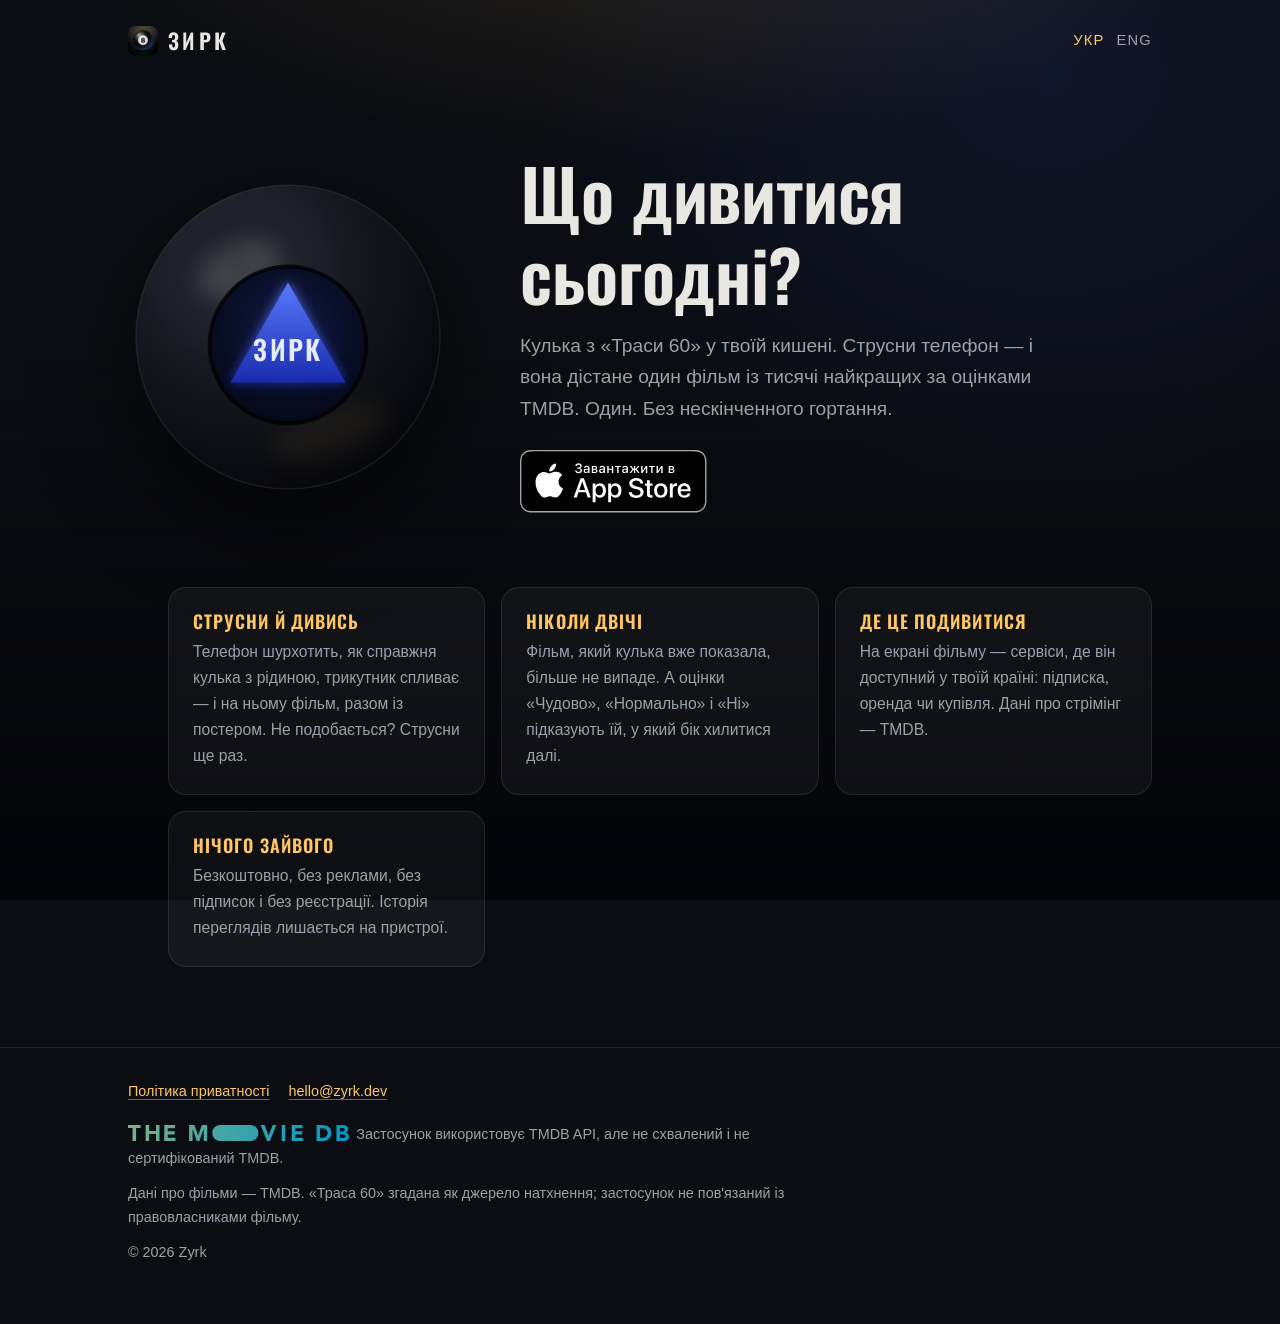
<file: index.html>
<!DOCTYPE html>
<html lang="uk">
<head>
<meta charset="utf-8">
<meta name="viewport" content="width=device-width, initial-scale=1">
<meta name="apple-itunes-app" content="app-id=6813388632">
<title>Зирк — що дивитися сьогодні</title>
<meta name="description" content="Струсни телефон — і кулька з «Траси 60» дістане фільм із тисячі найкращих. Без акаунтів, без реклами, без повторів.">
<link rel="canonical" href="https://zyrk.dev/">
<link rel="alternate" hreflang="uk" href="https://zyrk.dev/">
<link rel="alternate" hreflang="en" href="https://zyrk.dev/en/">
<link rel="alternate" hreflang="x-default" href="https://zyrk.dev/">
<link rel="icon" href="/assets/icon.png">
<link rel="apple-touch-icon" href="/assets/apple-touch-icon.png">
<meta property="og:title" content="Зирк — що дивитися сьогодні">
<meta property="og:description" content="Струсни телефон — і кулька дістане фільм із тисячі найкращих.">
<meta property="og:image" content="https://zyrk.dev/assets/og-uk.png">
<meta property="og:image:width" content="1200">
<meta property="og:image:height" content="630">
<meta property="og:image:alt" content="Чорна більярдна куля Зирк на темному тлі">
<meta property="og:url" content="https://zyrk.dev/">
<meta property="og:type" content="website">
<meta property="og:site_name" content="Zyrk">
<meta property="og:locale" content="uk_UA">
<meta name="twitter:card" content="summary_large_image">
<meta name="theme-color" content="#0b0d12">
<link rel="preconnect" href="https://fonts.googleapis.com">
<link rel="preconnect" href="https://fonts.gstatic.com" crossorigin>
<link rel="stylesheet" href="https://fonts.googleapis.com/css2?family=Oswald:wght@500;600&display=swap">
<link rel="stylesheet" href="/assets/style.css">
</head>
<body>
<div class="wrap">
    <header class="top">
        <a class="wordmark" href="/"><img src="/assets/icon.png" alt="" width="30" height="30">Зирк</a>
        <nav class="langs">
            <a href="/" aria-current="page">Укр</a>
            <a href="/en/">Eng</a>
        </nav>
    </header>

    <main>
        <section class="hero">
            <svg class="ball" viewBox="0 0 400 400" role="img" aria-label="Чорна більярдна куля з трикутником, у якому написано «Зирк»">
                <defs>
                    <radialGradient id="shell" cx="34%" cy="26%" r="80%">
                        <stop offset="0" stop-color="#41465440"></stop>
                        <stop offset="0.42" stop-color="#171a21"></stop>
                        <stop offset="1" stop-color="#05060a"></stop>
                    </radialGradient>
                    <radialGradient id="window" cx="50%" cy="40%" r="70%">
                        <stop offset="0" stop-color="#101a44"></stop>
                        <stop offset="1" stop-color="#04050f"></stop>
                    </radialGradient>
                    <linearGradient id="die" x1="0" y1="0" x2="0" y2="1">
                        <stop offset="0" stop-color="#5a7bff"></stop>
                        <stop offset="1" stop-color="#1a2bad"></stop>
                    </linearGradient>
                    <filter id="soft" x="-40%" y="-40%" width="180%" height="180%">
                        <feGaussianBlur stdDeviation="14"></feGaussianBlur>
                    </filter>
                    <filter id="glow" x="-40%" y="-40%" width="180%" height="180%">
                        <feGaussianBlur stdDeviation="7" result="b"></feGaussianBlur>
                        <feMerge><feMergeNode in="b"></feMergeNode><feMergeNode in="SourceGraphic"></feMergeNode></feMerge>
                    </filter>
                </defs>
                <circle cx="200" cy="200" r="190" fill="#0a0b10"></circle>
                <circle cx="200" cy="200" r="190" fill="url(#shell)"></circle>
                <ellipse cx="140" cy="116" rx="54" ry="34" transform="rotate(-24 140 116)" fill="#ffffff" opacity="0.16" filter="url(#soft)"></ellipse>
                <ellipse cx="252" cy="318" rx="78" ry="30" transform="rotate(-18 252 318)" fill="#ffc761" opacity="0.06" filter="url(#soft)"></ellipse>
                <circle cx="200" cy="210" r="98" fill="url(#window)"></circle>
                <circle cx="200" cy="210" r="98" fill="none" stroke="#000" stroke-opacity="0.75" stroke-width="5"></circle>
                <g filter="url(#glow)">
                    <path d="M200 132 L272 257 L128 257 Z" fill="url(#die)" opacity="0.95"></path>
                </g>
                <text x="200" y="230" text-anchor="middle" fill="#e6ecff"
                      font-family="Oswald, Helvetica Neue, Arial, sans-serif" font-size="34" font-weight="600"
                      letter-spacing="3">ЗИРК</text>
                <circle cx="200" cy="200" r="190" fill="none" stroke="#ffffff" stroke-opacity="0.07" stroke-width="2"></circle>
            </svg>

            <div>
                <h1>Що дивитися сьогодні?</h1>
                <p>Кулька з «Траси 60» у твоїй кишені. Струсни телефон — і вона дістане один фільм із тисячі найкращих за оцінками TMDB. Один. Без нескінченного гортання.</p>
                <a class="app-store" href="https://apps.apple.com/app/id6813388632">
                    <img src="/assets/app-store-badge-uk.svg" alt="Завантажити в App Store" width="121" height="41">
                </a>
            </div>
        </section>

        <ul class="cards">
            <li>
                <h2>Струсни й дивись</h2>
                <p>Телефон шурхотить, як справжня кулька з рідиною, трикутник спливає — і на ньому фільм, разом із постером. Не подобається? Струсни ще раз.</p>
            </li>
            <li>
                <h2>Ніколи двічі</h2>
                <p>Фільм, який кулька вже показала, більше не випаде. А оцінки «Чудово», «Нормально» і «Ні» підказують їй, у який бік хилитися далі.</p>
            </li>
            <li>
                <h2>Де це подивитися</h2>
                <p>На екрані фільму — сервіси, де він доступний у твоїй країні: підписка, оренда чи купівля. Дані про стрімінг — TMDB.</p>
            </li>
            <li>
                <h2>Нічого зайвого</h2>
                <p>Безкоштовно, без реклами, без підписок і без реєстрації. Історія переглядів лишається на пристрої.</p>
            </li>
        </ul>
    </main>
</div>

<footer class="foot">
    <div class="wrap">
        <nav>
            <a href="/privacy/">Політика приватності</a>
            <a href="mailto:hello@zyrk.dev">hello@zyrk.dev</a>
        </nav>
        <p><img src="/assets/tmdb.svg" alt="TMDB">Застосунок використовує TMDB API, але не схвалений і не сертифікований TMDB.</p>
        <p>Дані про фільми — TMDB. «Траса 60» згадана як джерело натхнення; застосунок не пов'язаний із правовласниками фільму.</p>
        <p>© 2026 Zyrk</p>
    </div>
</footer>
</body>
</html>
</file>
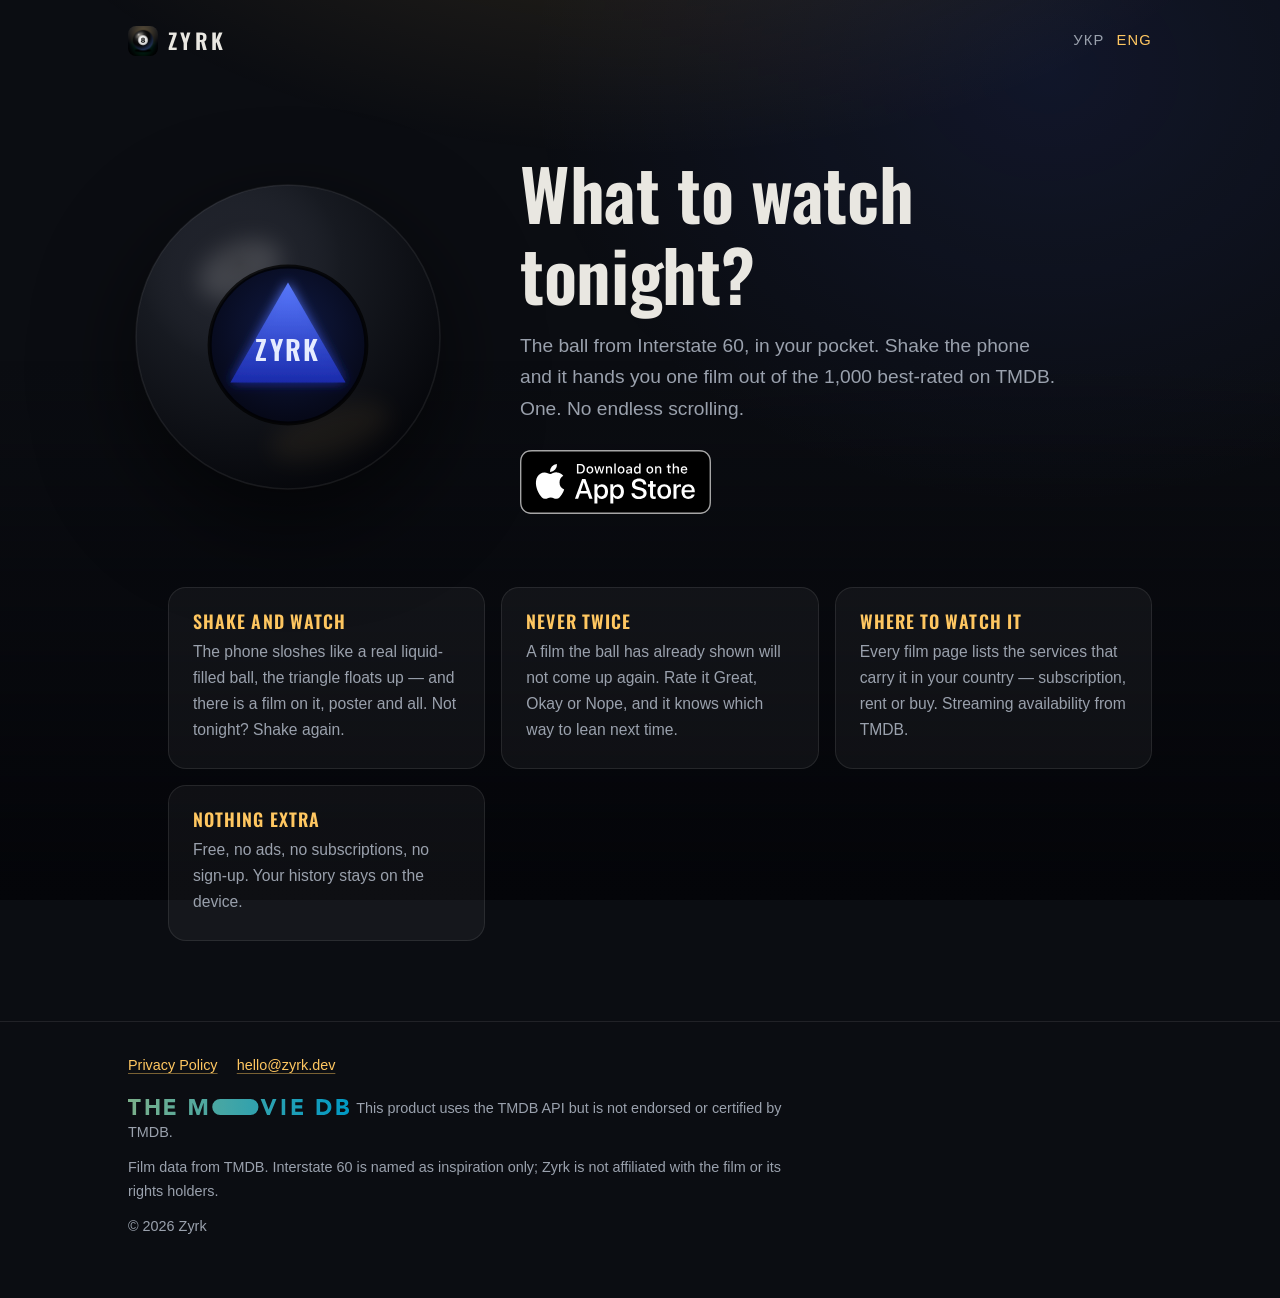
<file: en/index.html>
<!DOCTYPE html>
<html lang="en">
<head>
<meta charset="utf-8">
<meta name="viewport" content="width=device-width, initial-scale=1">
<meta name="apple-itunes-app" content="app-id=6813388632">
<title>Zyrk — what to watch tonight</title>
<meta name="description" content="Shake your phone and the ball from Interstate 60 pulls one film out of the thousand best. No accounts, no ads, never the same film twice.">
<link rel="canonical" href="https://zyrk.dev/en/">
<link rel="alternate" hreflang="uk" href="https://zyrk.dev/">
<link rel="alternate" hreflang="en" href="https://zyrk.dev/en/">
<link rel="alternate" hreflang="x-default" href="https://zyrk.dev/">
<link rel="icon" href="/assets/icon.png">
<link rel="apple-touch-icon" href="/assets/apple-touch-icon.png">
<meta property="og:title" content="Zyrk — what to watch tonight">
<meta property="og:description" content="Shake your phone and the ball pulls one film out of the thousand best.">
<meta property="og:image" content="https://zyrk.dev/assets/og-en.png">
<meta property="og:image:width" content="1200">
<meta property="og:image:height" content="630">
<meta property="og:image:alt" content="The black Zyrk billiard ball on a dark background">
<meta property="og:url" content="https://zyrk.dev/en/">
<meta property="og:type" content="website">
<meta property="og:site_name" content="Zyrk">
<meta property="og:locale" content="en_GB">
<meta name="twitter:card" content="summary_large_image">
<meta name="theme-color" content="#0b0d12">
<link rel="preconnect" href="https://fonts.googleapis.com">
<link rel="preconnect" href="https://fonts.gstatic.com" crossorigin>
<link rel="stylesheet" href="https://fonts.googleapis.com/css2?family=Oswald:wght@500;600&display=swap">
<link rel="stylesheet" href="/assets/style.css">
</head>
<body>
<div class="wrap">
    <header class="top">
        <a class="wordmark" href="/en/"><img src="/assets/icon.png" alt="" width="30" height="30">Zyrk</a>
        <nav class="langs">
            <a href="/">Укр</a>
            <a href="/en/" aria-current="page">Eng</a>
        </nav>
    </header>

    <main>
        <section class="hero">
            <svg class="ball" viewBox="0 0 400 400" role="img" aria-label="A black billiard ball with a triangle reading Zyrk">
                <defs>
                    <radialGradient id="shell" cx="34%" cy="26%" r="80%">
                        <stop offset="0" stop-color="#41465440"></stop>
                        <stop offset="0.42" stop-color="#171a21"></stop>
                        <stop offset="1" stop-color="#05060a"></stop>
                    </radialGradient>
                    <radialGradient id="window" cx="50%" cy="40%" r="70%">
                        <stop offset="0" stop-color="#101a44"></stop>
                        <stop offset="1" stop-color="#04050f"></stop>
                    </radialGradient>
                    <linearGradient id="die" x1="0" y1="0" x2="0" y2="1">
                        <stop offset="0" stop-color="#5a7bff"></stop>
                        <stop offset="1" stop-color="#1a2bad"></stop>
                    </linearGradient>
                    <filter id="soft" x="-40%" y="-40%" width="180%" height="180%">
                        <feGaussianBlur stdDeviation="14"></feGaussianBlur>
                    </filter>
                    <filter id="glow" x="-40%" y="-40%" width="180%" height="180%">
                        <feGaussianBlur stdDeviation="7" result="b"></feGaussianBlur>
                        <feMerge><feMergeNode in="b"></feMergeNode><feMergeNode in="SourceGraphic"></feMergeNode></feMerge>
                    </filter>
                </defs>
                <circle cx="200" cy="200" r="190" fill="#0a0b10"></circle>
                <circle cx="200" cy="200" r="190" fill="url(#shell)"></circle>
                <ellipse cx="140" cy="116" rx="54" ry="34" transform="rotate(-24 140 116)" fill="#ffffff" opacity="0.16" filter="url(#soft)"></ellipse>
                <ellipse cx="252" cy="318" rx="78" ry="30" transform="rotate(-18 252 318)" fill="#ffc761" opacity="0.06" filter="url(#soft)"></ellipse>
                <circle cx="200" cy="210" r="98" fill="url(#window)"></circle>
                <circle cx="200" cy="210" r="98" fill="none" stroke="#000" stroke-opacity="0.75" stroke-width="5"></circle>
                <g filter="url(#glow)">
                    <path d="M200 132 L272 257 L128 257 Z" fill="url(#die)" opacity="0.95"></path>
                </g>
                <text x="200" y="230" text-anchor="middle" fill="#e6ecff"
                      font-family="Oswald, Helvetica Neue, Arial, sans-serif" font-size="34" font-weight="600"
                      letter-spacing="3">ZYRK</text>
                <circle cx="200" cy="200" r="190" fill="none" stroke="#ffffff" stroke-opacity="0.07" stroke-width="2"></circle>
            </svg>

            <div>
                <h1>What to watch tonight?</h1>
                <p>The ball from Interstate 60, in your pocket. Shake the phone and it hands you one film out of the 1,000 best-rated on TMDB. One. No endless scrolling.</p>
                <a class="app-store" href="https://apps.apple.com/app/id6813388632">
                    <img src="/assets/app-store-badge-en.svg" alt="Download on the App Store" width="120" height="40">
                </a>
            </div>
        </section>

        <ul class="cards">
            <li>
                <h2>Shake and watch</h2>
                <p>The phone sloshes like a real liquid-filled ball, the triangle floats up — and there is a film on it, poster and all. Not tonight? Shake again.</p>
            </li>
            <li>
                <h2>Never twice</h2>
                <p>A film the ball has already shown will not come up again. Rate it Great, Okay or Nope, and it knows which way to lean next time.</p>
            </li>
            <li>
                <h2>Where to watch it</h2>
                <p>Every film page lists the services that carry it in your country — subscription, rent or buy. Streaming availability from TMDB.</p>
            </li>
            <li>
                <h2>Nothing extra</h2>
                <p>Free, no ads, no subscriptions, no sign-up. Your history stays on the device.</p>
            </li>
        </ul>
    </main>
</div>

<footer class="foot">
    <div class="wrap">
        <nav>
            <a href="/en/privacy/">Privacy Policy</a>
            <a href="mailto:hello@zyrk.dev">hello@zyrk.dev</a>
        </nav>
        <p><img src="/assets/tmdb.svg" alt="TMDB">This product uses the TMDB API but is not endorsed or certified by TMDB.</p>
        <p>Film data from TMDB. Interstate 60 is named as inspiration only; Zyrk is not affiliated with the film or its rights holders.</p>
        <p>© 2026 Zyrk</p>
    </div>
</footer>
</body>
</html>
</file>
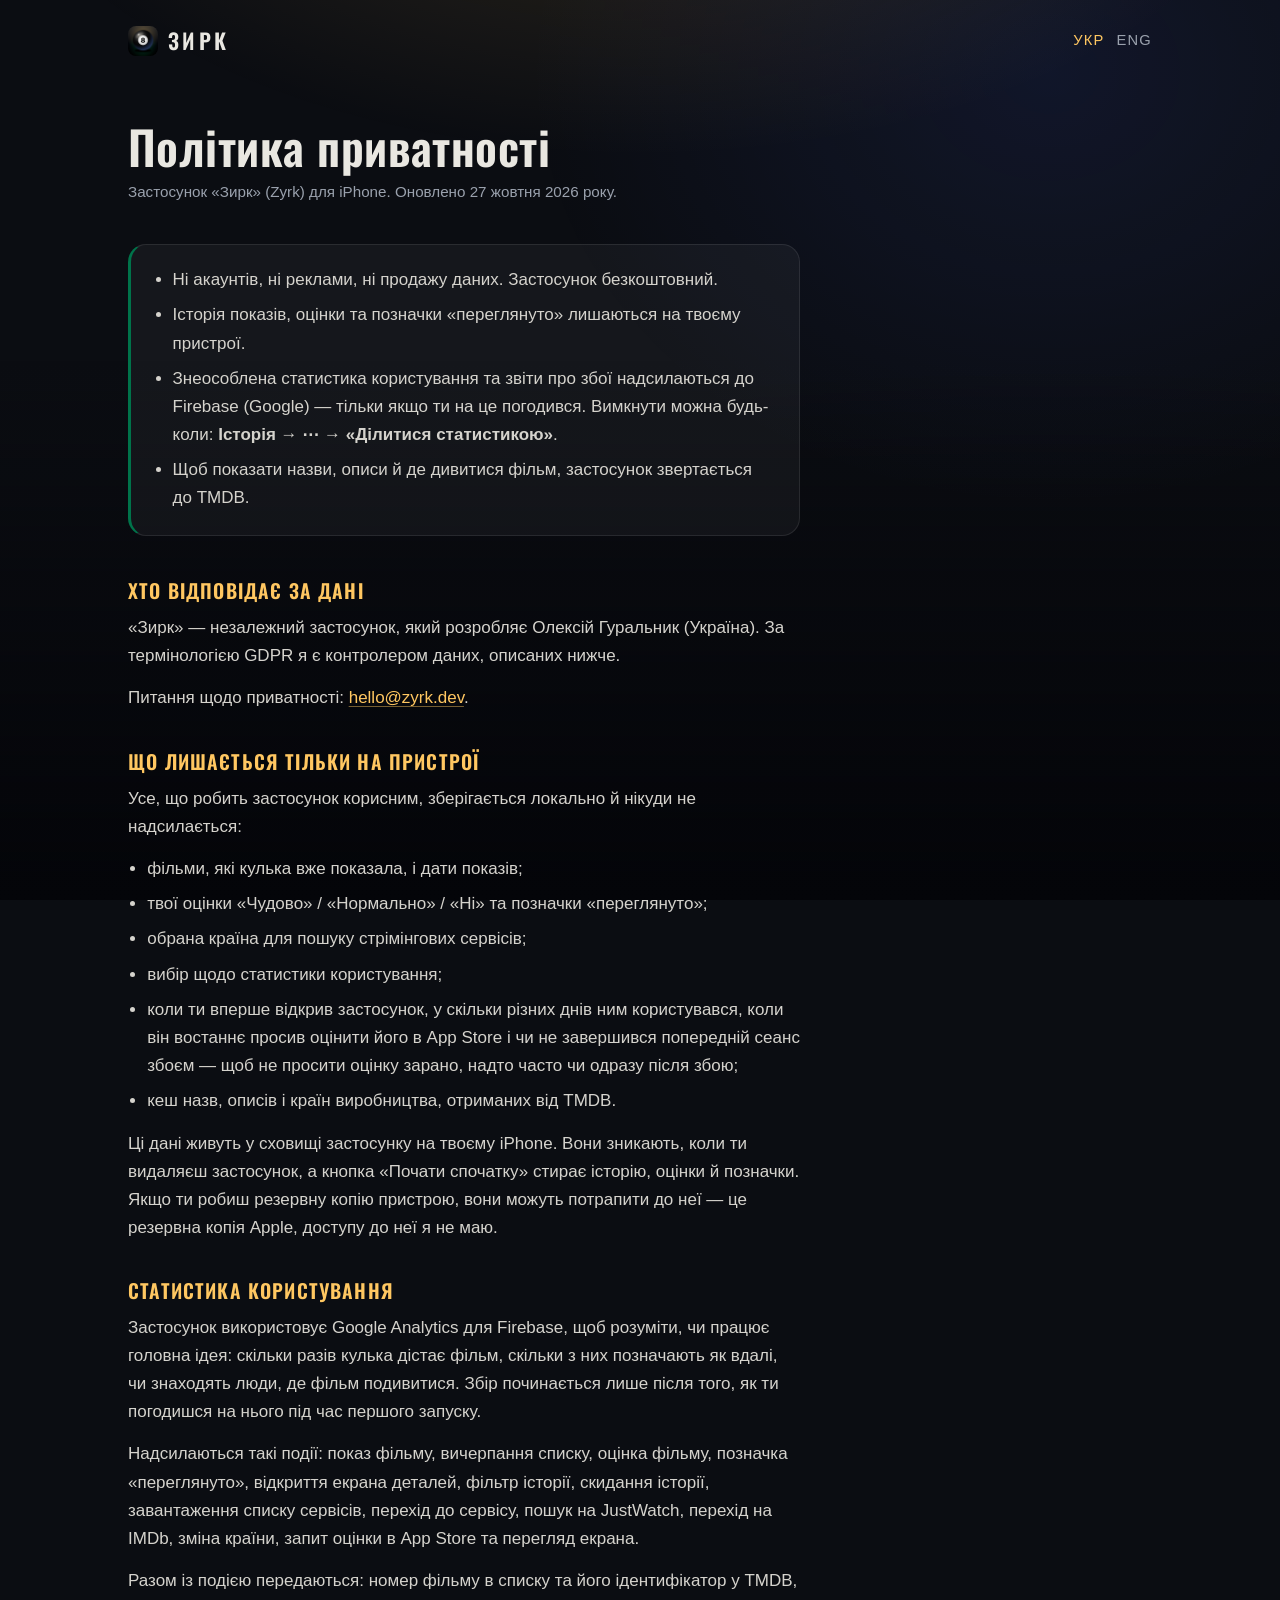
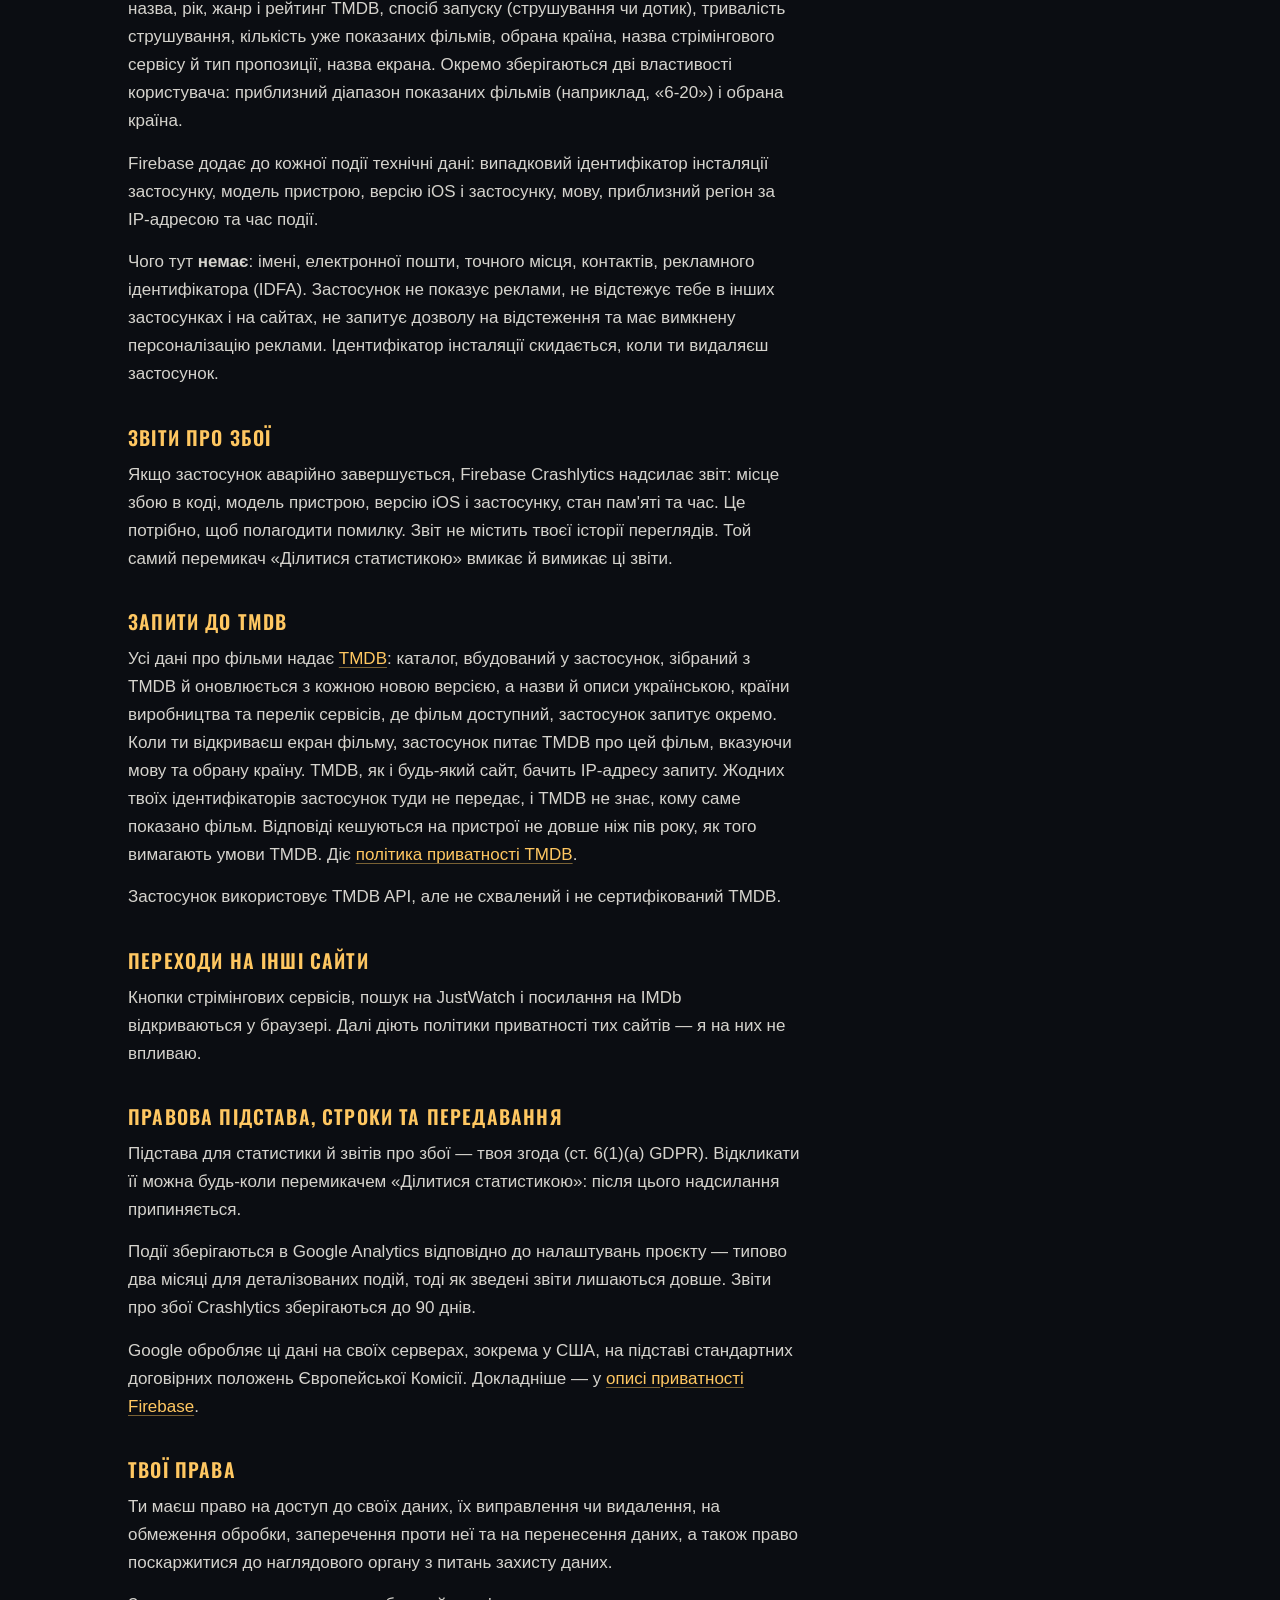
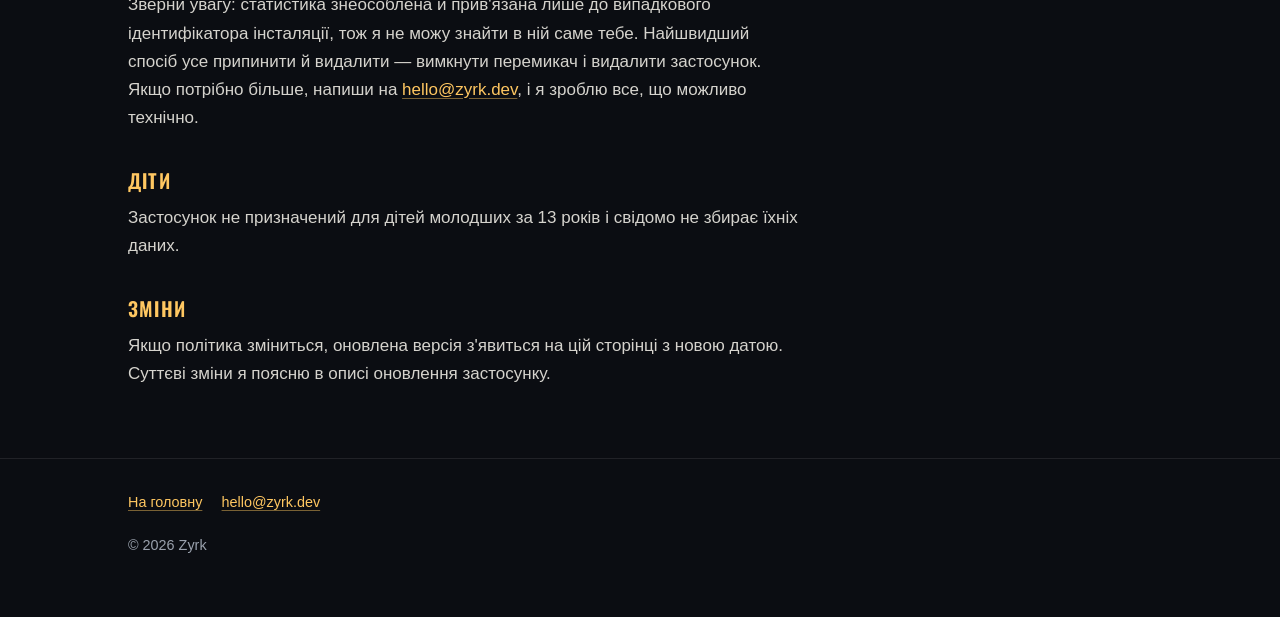
<file: privacy/index.html>
<!DOCTYPE html>
<html lang="uk">
<head>
<meta charset="utf-8">
<meta name="viewport" content="width=device-width, initial-scale=1">
<meta name="apple-itunes-app" content="app-id=6813388632">
<title>Політика приватності — Зирк</title>
<meta name="description" content="Які дані збирає застосунок Зирк, навіщо і як це вимкнути.">
<link rel="canonical" href="https://zyrk.dev/privacy/">
<link rel="alternate" hreflang="uk" href="https://zyrk.dev/privacy/">
<link rel="alternate" hreflang="en" href="https://zyrk.dev/en/privacy/">
<link rel="icon" href="/assets/icon.png">
<link rel="apple-touch-icon" href="/assets/apple-touch-icon.png">
<meta name="theme-color" content="#0b0d12">
<link rel="preconnect" href="https://fonts.googleapis.com">
<link rel="preconnect" href="https://fonts.gstatic.com" crossorigin>
<link rel="stylesheet" href="https://fonts.googleapis.com/css2?family=Oswald:wght@500;600&display=swap">
<link rel="stylesheet" href="/assets/style.css">
</head>
<body>
<div class="wrap">
    <header class="top">
        <a class="wordmark" href="/"><img src="/assets/icon.png" alt="" width="30" height="30">Зирк</a>
        <nav class="langs">
            <a href="/privacy/" aria-current="page">Укр</a>
            <a href="/en/privacy/">Eng</a>
        </nav>
    </header>

    <main class="doc">
        <header>
            <h1>Політика приватності</h1>
            <p class="updated">Застосунок «Зирк» (Zyrk) для iPhone. Оновлено 27 жовтня 2026 року.</p>
        </header>

        <div class="tldr">
            <ul>
                <li>Ні акаунтів, ні реклами, ні продажу даних. Застосунок безкоштовний.</li>
                <li>Історія показів, оцінки та позначки «переглянуто» лишаються на твоєму пристрої.</li>
                <li>Знеособлена статистика користування та звіти про збої надсилаються до Firebase (Google) — тільки якщо ти на це погодився. Вимкнути можна будь-коли: <strong>Історія → ⋯ → «Ділитися статистикою»</strong>.</li>
                <li>Щоб показати назви, описи й де дивитися фільм, застосунок звертається до TMDB.</li>
            </ul>
        </div>

        <section>
            <h2>Хто відповідає за дані</h2>
            <p>«Зирк» — незалежний застосунок, який розробляє Олексій Гуральник (Україна). За термінологією GDPR я є контролером даних, описаних нижче.</p>
            <p>Питання щодо приватності: <a href="mailto:hello@zyrk.dev">hello@zyrk.dev</a>.</p>
        </section>

        <section>
            <h2>Що лишається тільки на пристрої</h2>
            <p>Усе, що робить застосунок корисним, зберігається локально й нікуди не надсилається:</p>
            <ul>
                <li>фільми, які кулька вже показала, і дати показів;</li>
                <li>твої оцінки «Чудово» / «Нормально» / «Ні» та позначки «переглянуто»;</li>
                <li>обрана країна для пошуку стрімінгових сервісів;</li>
                <li>вибір щодо статистики користування;</li>
                <li>коли ти вперше відкрив застосунок, у скільки різних днів ним користувався, коли він востаннє просив оцінити його в App Store і чи не завершився попередній сеанс збоєм — щоб не просити оцінку зарано, надто часто чи одразу після збою;</li>
                <li>кеш назв, описів і країн виробництва, отриманих від TMDB.</li>
            </ul>
            <p>Ці дані живуть у сховищі застосунку на твоєму iPhone. Вони зникають, коли ти видаляєш застосунок, а кнопка «Почати спочатку» стирає історію, оцінки й позначки. Якщо ти робиш резервну копію пристрою, вони можуть потрапити до неї — це резервна копія Apple, доступу до неї я не маю.</p>
        </section>

        <section>
            <h2>Статистика користування</h2>
            <p>Застосунок використовує Google Analytics для Firebase, щоб розуміти, чи працює головна ідея: скільки разів кулька дістає фільм, скільки з них позначають як вдалі, чи знаходять люди, де фільм подивитися. Збір починається лише після того, як ти погодишся на нього під час першого запуску.</p>
            <p>Надсилаються такі події: показ фільму, вичерпання списку, оцінка фільму, позначка «переглянуто», відкриття екрана деталей, фільтр історії, скидання історії, завантаження списку сервісів, перехід до сервісу, пошук на JustWatch, перехід на IMDb, зміна країни, запит оцінки в App Store та перегляд екрана.</p>
            <p>Разом із подією передаються: номер фільму в списку та його ідентифікатор у TMDB, назва, рік, жанр і рейтинг TMDB, спосіб запуску (струшування чи дотик), тривалість струшування, кількість уже показаних фільмів, обрана країна, назва стрімінгового сервісу й тип пропозиції, назва екрана. Окремо зберігаються дві властивості користувача: приблизний діапазон показаних фільмів (наприклад, «6-20») і обрана країна.</p>
            <p>Firebase додає до кожної події технічні дані: випадковий ідентифікатор інсталяції застосунку, модель пристрою, версію iOS і застосунку, мову, приблизний регіон за IP-адресою та час події.</p>
            <p>Чого тут <strong>немає</strong>: імені, електронної пошти, точного місця, контактів, рекламного ідентифікатора (IDFA). Застосунок не показує реклами, не відстежує тебе в інших застосунках і на сайтах, не запитує дозволу на відстеження та має вимкнену персоналізацію реклами. Ідентифікатор інсталяції скидається, коли ти видаляєш застосунок.</p>
        </section>

        <section>
            <h2>Звіти про збої</h2>
            <p>Якщо застосунок аварійно завершується, Firebase Crashlytics надсилає звіт: місце збою в коді, модель пристрою, версію iOS і застосунку, стан пам'яті та час. Це потрібно, щоб полагодити помилку. Звіт не містить твоєї історії переглядів. Той самий перемикач «Ділитися статистикою» вмикає й вимикає ці звіти.</p>
        </section>

        <section>
            <h2>Запити до TMDB</h2>
            <p>Усі дані про фільми надає <a href="https://www.themoviedb.org/" rel="noopener">TMDB</a>: каталог, вбудований у застосунок, зібраний з TMDB й оновлюється з кожною новою версією, а назви й описи українською, країни виробництва та перелік сервісів, де фільм доступний, застосунок запитує окремо. Коли ти відкриваєш екран фільму, застосунок питає TMDB про цей фільм, вказуючи мову та обрану країну. TMDB, як і будь-який сайт, бачить IP-адресу запиту. Жодних твоїх ідентифікаторів застосунок туди не передає, і TMDB не знає, кому саме показано фільм. Відповіді кешуються на пристрої не довше ніж пів року, як того вимагають умови TMDB. Діє <a href="https://www.themoviedb.org/privacy-policy" rel="noopener">політика приватності TMDB</a>.</p>
            <p>Застосунок використовує TMDB API, але не схвалений і не сертифікований TMDB.</p>
        </section>

        <section>
            <h2>Переходи на інші сайти</h2>
            <p>Кнопки стрімінгових сервісів, пошук на JustWatch і посилання на IMDb відкриваються у браузері. Далі діють політики приватності тих сайтів — я на них не впливаю.</p>
        </section>

        <section>
            <h2>Правова підстава, строки та передавання</h2>
            <p>Підстава для статистики й звітів про збої — твоя згода (ст. 6(1)(a) GDPR). Відкликати її можна будь-коли перемикачем «Ділитися статистикою»: після цього надсилання припиняється.</p>
            <p>Події зберігаються в Google Analytics відповідно до налаштувань проєкту — типово два місяці для деталізованих подій, тоді як зведені звіти лишаються довше. Звіти про збої Crashlytics зберігаються до 90 днів.</p>
            <p>Google обробляє ці дані на своїх серверах, зокрема у США, на підставі стандартних договірних положень Європейської Комісії. Докладніше — у <a href="https://firebase.google.com/support/privacy" rel="noopener">описі приватності Firebase</a>.</p>
        </section>

        <section>
            <h2>Твої права</h2>
            <p>Ти маєш право на доступ до своїх даних, їх виправлення чи видалення, на обмеження обробки, заперечення проти неї та на перенесення даних, а також право поскаржитися до наглядового органу з питань захисту даних.</p>
            <p>Зверни увагу: статистика знеособлена й прив'язана лише до випадкового ідентифікатора інсталяції, тож я не можу знайти в ній саме тебе. Найшвидший спосіб усе припинити й видалити — вимкнути перемикач і видалити застосунок. Якщо потрібно більше, напиши на <a href="mailto:hello@zyrk.dev">hello@zyrk.dev</a>, і я зроблю все, що можливо технічно.</p>
        </section>

        <section>
            <h2>Діти</h2>
            <p>Застосунок не призначений для дітей молодших за 13 років і свідомо не збирає їхніх даних.</p>
        </section>

        <section>
            <h2>Зміни</h2>
            <p>Якщо політика зміниться, оновлена версія з'явиться на цій сторінці з новою датою. Суттєві зміни я поясню в описі оновлення застосунку.</p>
        </section>
    </main>
</div>

<footer class="foot">
    <div class="wrap">
        <nav>
            <a href="/">На головну</a>
            <a href="mailto:hello@zyrk.dev">hello@zyrk.dev</a>
        </nav>
        <p>© 2026 Zyrk</p>
    </div>
</footer>
</body>
</html>
</file>
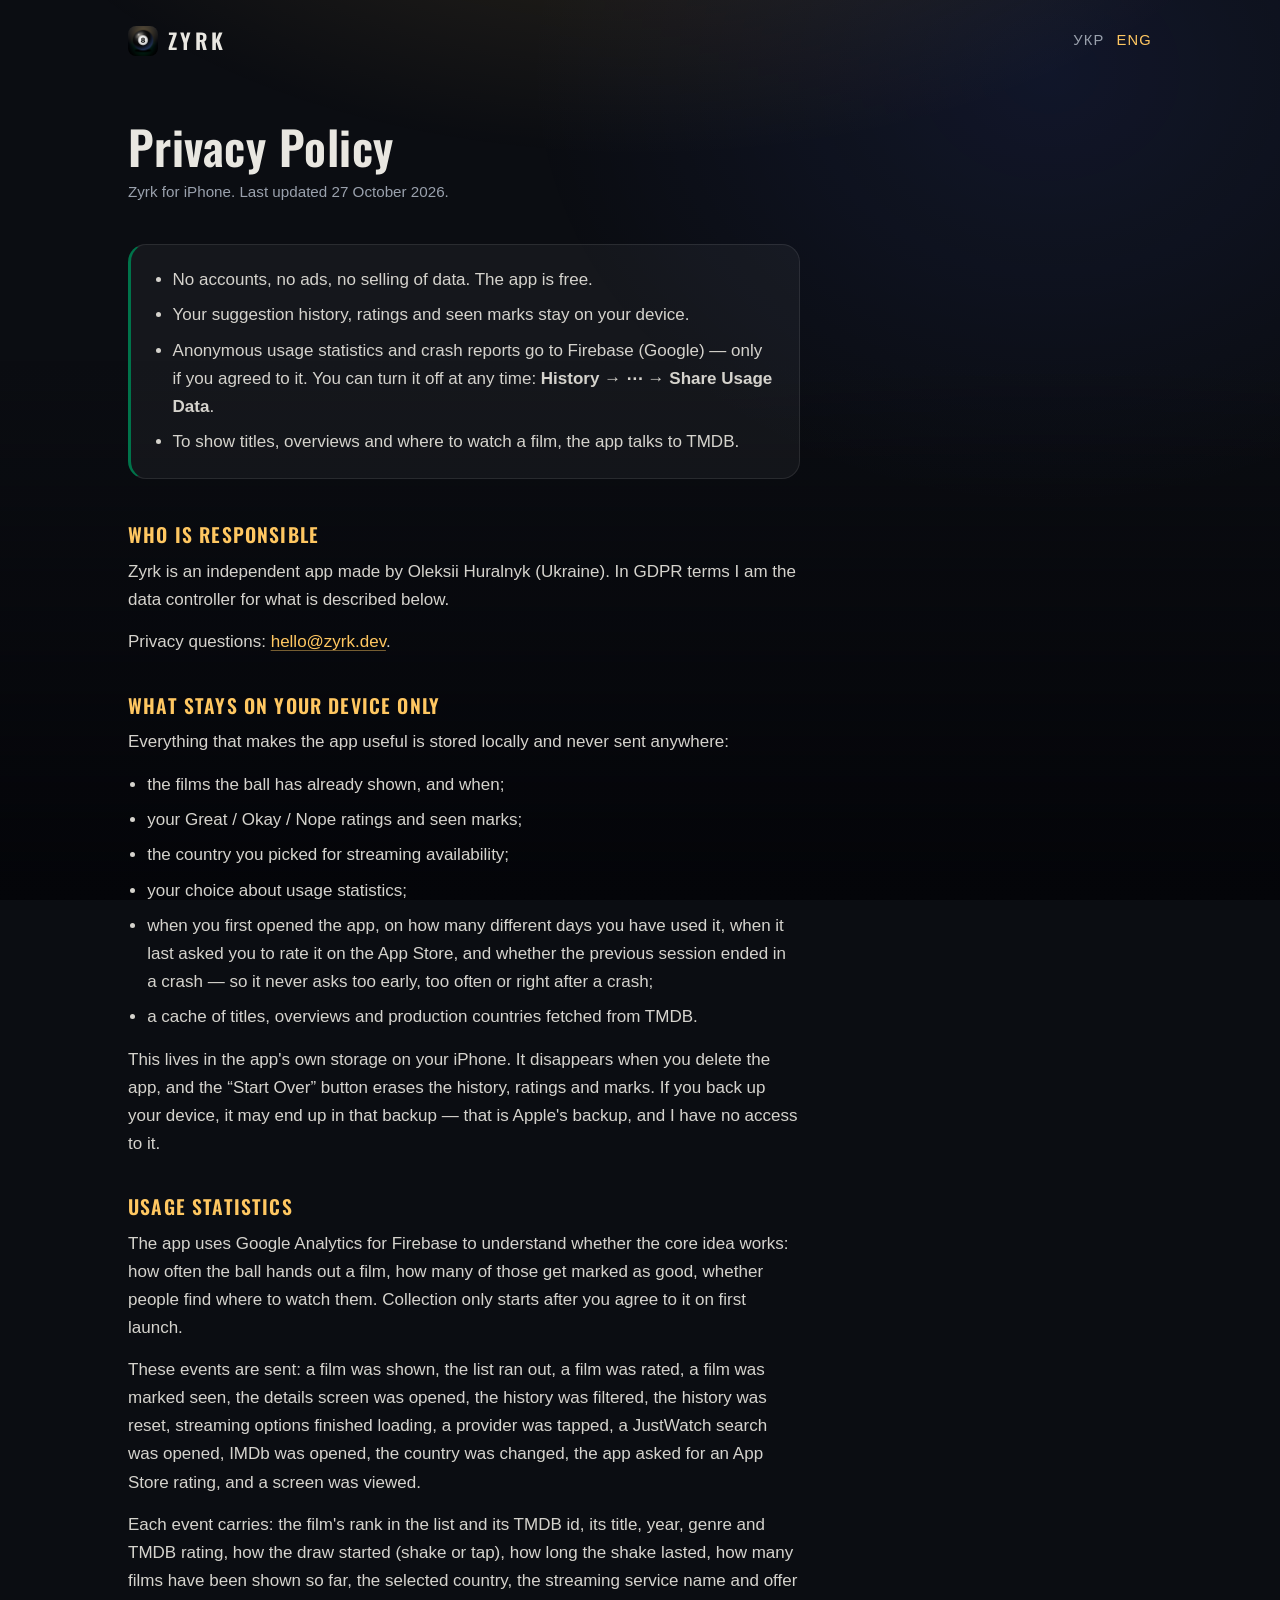
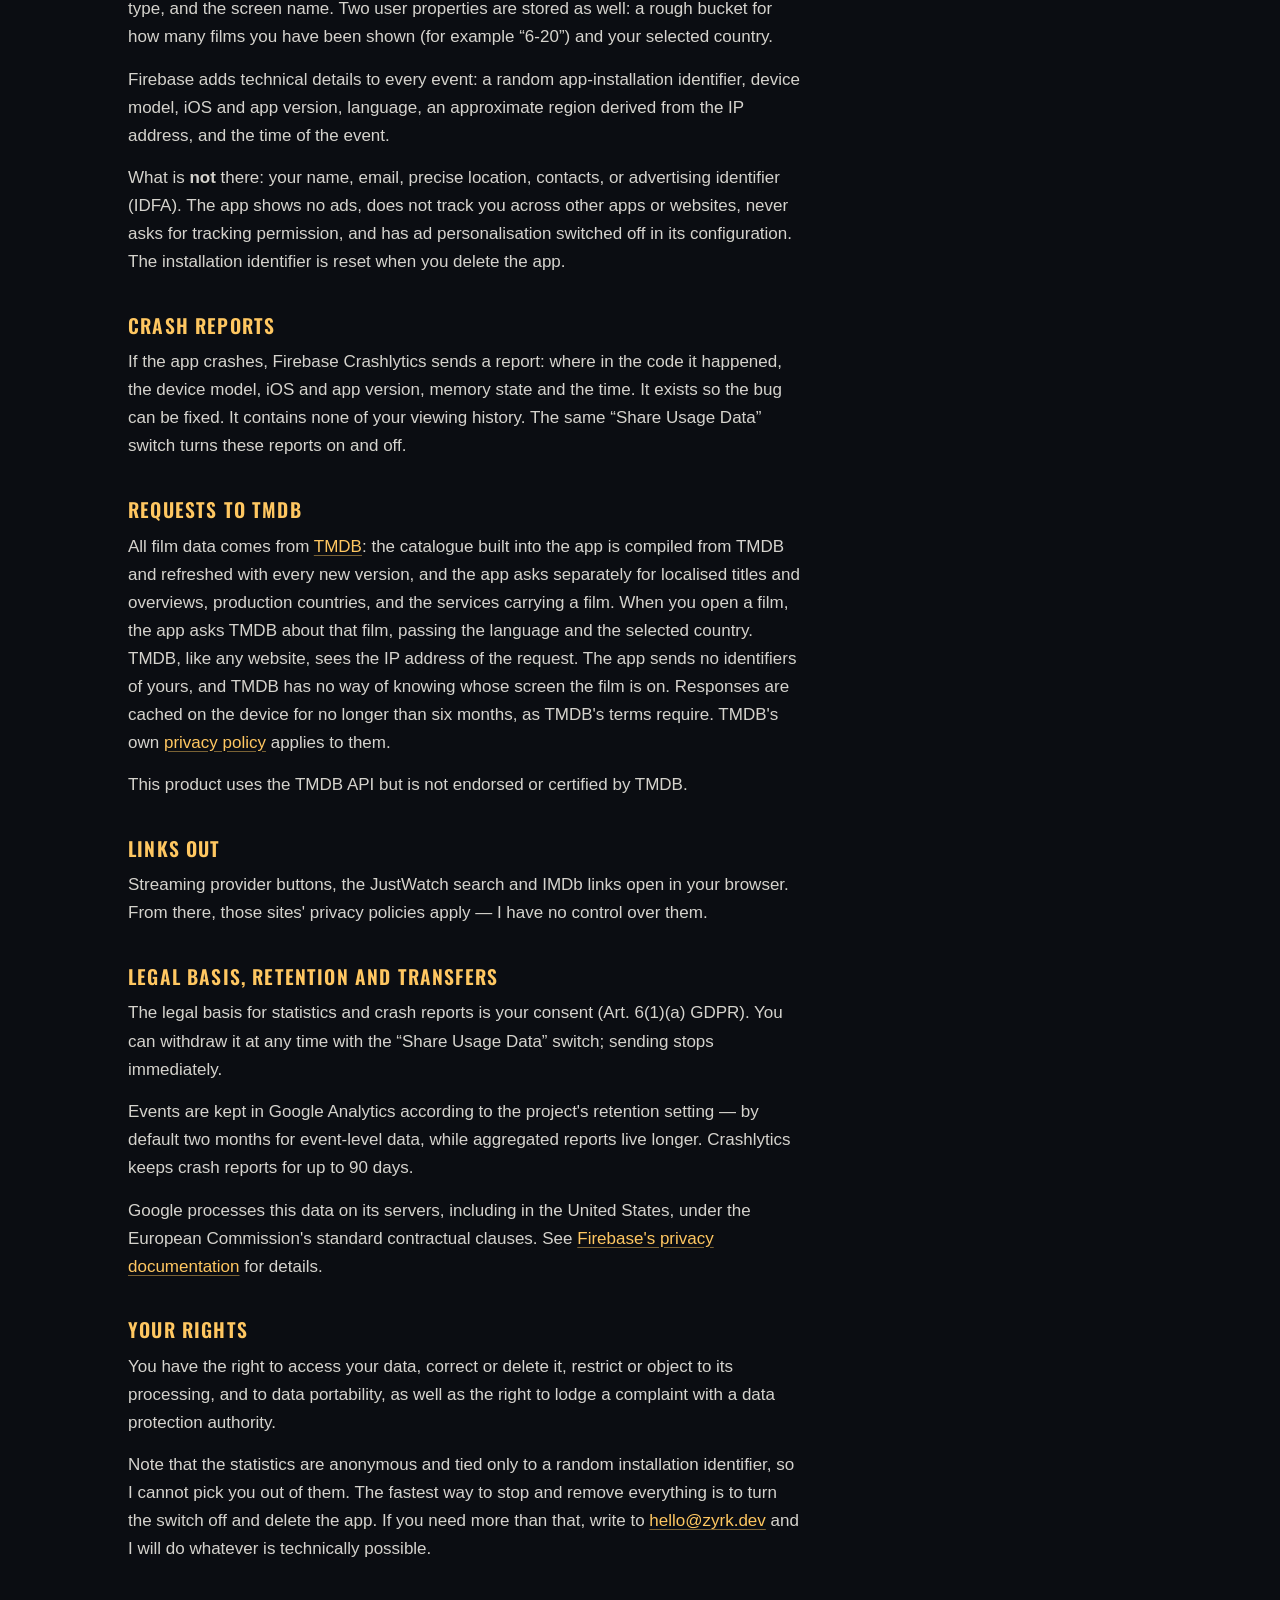
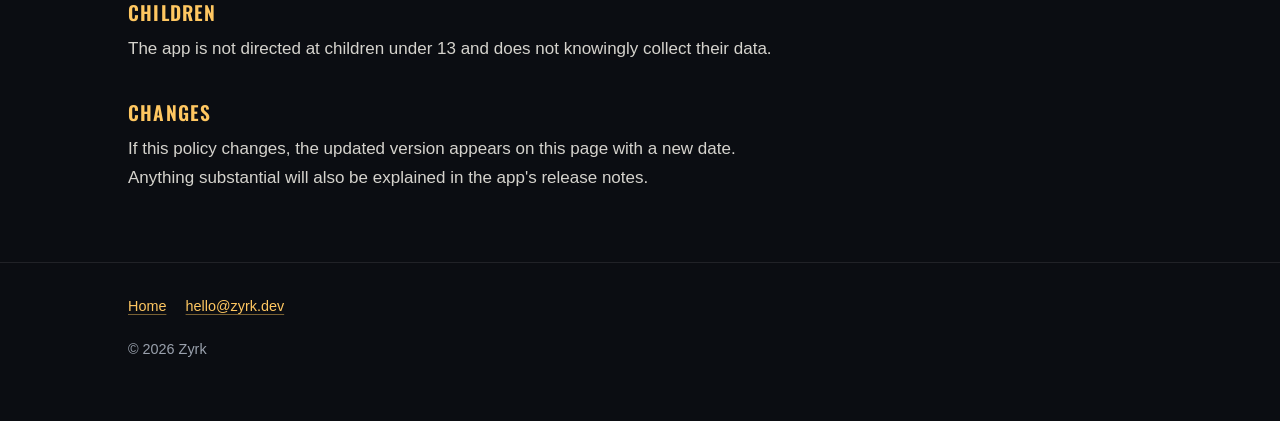
<file: en/privacy/index.html>
<!DOCTYPE html>
<html lang="en">
<head>
<meta charset="utf-8">
<meta name="viewport" content="width=device-width, initial-scale=1">
<meta name="apple-itunes-app" content="app-id=6813388632">
<title>Privacy Policy — Zyrk</title>
<meta name="description" content="What the Zyrk app collects, why, and how to turn it off.">
<link rel="canonical" href="https://zyrk.dev/en/privacy/">
<link rel="alternate" hreflang="uk" href="https://zyrk.dev/privacy/">
<link rel="alternate" hreflang="en" href="https://zyrk.dev/en/privacy/">
<link rel="icon" href="/assets/icon.png">
<link rel="apple-touch-icon" href="/assets/apple-touch-icon.png">
<meta name="theme-color" content="#0b0d12">
<link rel="preconnect" href="https://fonts.googleapis.com">
<link rel="preconnect" href="https://fonts.gstatic.com" crossorigin>
<link rel="stylesheet" href="https://fonts.googleapis.com/css2?family=Oswald:wght@500;600&display=swap">
<link rel="stylesheet" href="/assets/style.css">
</head>
<body>
<div class="wrap">
    <header class="top">
        <a class="wordmark" href="/en/"><img src="/assets/icon.png" alt="" width="30" height="30">Zyrk</a>
        <nav class="langs">
            <a href="/privacy/">Укр</a>
            <a href="/en/privacy/" aria-current="page">Eng</a>
        </nav>
    </header>

    <main class="doc">
        <header>
            <h1>Privacy Policy</h1>
            <p class="updated">Zyrk for iPhone. Last updated 27 October 2026.</p>
        </header>

        <div class="tldr">
            <ul>
                <li>No accounts, no ads, no selling of data. The app is free.</li>
                <li>Your suggestion history, ratings and seen marks stay on your device.</li>
                <li>Anonymous usage statistics and crash reports go to Firebase (Google) — only if you agreed to it. You can turn it off at any time: <strong>History → ⋯ → Share Usage Data</strong>.</li>
                <li>To show titles, overviews and where to watch a film, the app talks to TMDB.</li>
            </ul>
        </div>

        <section>
            <h2>Who is responsible</h2>
            <p>Zyrk is an independent app made by Oleksii Huralnyk (Ukraine). In GDPR terms I am the data controller for what is described below.</p>
            <p>Privacy questions: <a href="mailto:hello@zyrk.dev">hello@zyrk.dev</a>.</p>
        </section>

        <section>
            <h2>What stays on your device only</h2>
            <p>Everything that makes the app useful is stored locally and never sent anywhere:</p>
            <ul>
                <li>the films the ball has already shown, and when;</li>
                <li>your Great / Okay / Nope ratings and seen marks;</li>
                <li>the country you picked for streaming availability;</li>
                <li>your choice about usage statistics;</li>
                <li>when you first opened the app, on how many different days you have used it, when it last asked you to rate it on the App Store, and whether the previous session ended in a crash — so it never asks too early, too often or right after a crash;</li>
                <li>a cache of titles, overviews and production countries fetched from TMDB.</li>
            </ul>
            <p>This lives in the app's own storage on your iPhone. It disappears when you delete the app, and the “Start Over” button erases the history, ratings and marks. If you back up your device, it may end up in that backup — that is Apple's backup, and I have no access to it.</p>
        </section>

        <section>
            <h2>Usage statistics</h2>
            <p>The app uses Google Analytics for Firebase to understand whether the core idea works: how often the ball hands out a film, how many of those get marked as good, whether people find where to watch them. Collection only starts after you agree to it on first launch.</p>
            <p>These events are sent: a film was shown, the list ran out, a film was rated, a film was marked seen, the details screen was opened, the history was filtered, the history was reset, streaming options finished loading, a provider was tapped, a JustWatch search was opened, IMDb was opened, the country was changed, the app asked for an App Store rating, and a screen was viewed.</p>
            <p>Each event carries: the film's rank in the list and its TMDB id, its title, year, genre and TMDB rating, how the draw started (shake or tap), how long the shake lasted, how many films have been shown so far, the selected country, the streaming service name and offer type, and the screen name. Two user properties are stored as well: a rough bucket for how many films you have been shown (for example “6-20”) and your selected country.</p>
            <p>Firebase adds technical details to every event: a random app-installation identifier, device model, iOS and app version, language, an approximate region derived from the IP address, and the time of the event.</p>
            <p>What is <strong>not</strong> there: your name, email, precise location, contacts, or advertising identifier (IDFA). The app shows no ads, does not track you across other apps or websites, never asks for tracking permission, and has ad personalisation switched off in its configuration. The installation identifier is reset when you delete the app.</p>
        </section>

        <section>
            <h2>Crash reports</h2>
            <p>If the app crashes, Firebase Crashlytics sends a report: where in the code it happened, the device model, iOS and app version, memory state and the time. It exists so the bug can be fixed. It contains none of your viewing history. The same “Share Usage Data” switch turns these reports on and off.</p>
        </section>

        <section>
            <h2>Requests to TMDB</h2>
            <p>All film data comes from <a href="https://www.themoviedb.org/" rel="noopener">TMDB</a>: the catalogue built into the app is compiled from TMDB and refreshed with every new version, and the app asks separately for localised titles and overviews, production countries, and the services carrying a film. When you open a film, the app asks TMDB about that film, passing the language and the selected country. TMDB, like any website, sees the IP address of the request. The app sends no identifiers of yours, and TMDB has no way of knowing whose screen the film is on. Responses are cached on the device for no longer than six months, as TMDB's terms require. TMDB's own <a href="https://www.themoviedb.org/privacy-policy" rel="noopener">privacy policy</a> applies to them.</p>
            <p>This product uses the TMDB API but is not endorsed or certified by TMDB.</p>
        </section>

        <section>
            <h2>Links out</h2>
            <p>Streaming provider buttons, the JustWatch search and IMDb links open in your browser. From there, those sites' privacy policies apply — I have no control over them.</p>
        </section>

        <section>
            <h2>Legal basis, retention and transfers</h2>
            <p>The legal basis for statistics and crash reports is your consent (Art. 6(1)(a) GDPR). You can withdraw it at any time with the “Share Usage Data” switch; sending stops immediately.</p>
            <p>Events are kept in Google Analytics according to the project's retention setting — by default two months for event-level data, while aggregated reports live longer. Crashlytics keeps crash reports for up to 90 days.</p>
            <p>Google processes this data on its servers, including in the United States, under the European Commission's standard contractual clauses. See <a href="https://firebase.google.com/support/privacy" rel="noopener">Firebase's privacy documentation</a> for details.</p>
        </section>

        <section>
            <h2>Your rights</h2>
            <p>You have the right to access your data, correct or delete it, restrict or object to its processing, and to data portability, as well as the right to lodge a complaint with a data protection authority.</p>
            <p>Note that the statistics are anonymous and tied only to a random installation identifier, so I cannot pick you out of them. The fastest way to stop and remove everything is to turn the switch off and delete the app. If you need more than that, write to <a href="mailto:hello@zyrk.dev">hello@zyrk.dev</a> and I will do whatever is technically possible.</p>
        </section>

        <section>
            <h2>Children</h2>
            <p>The app is not directed at children under 13 and does not knowingly collect their data.</p>
        </section>

        <section>
            <h2>Changes</h2>
            <p>If this policy changes, the updated version appears on this page with a new date. Anything substantial will also be explained in the app's release notes.</p>
        </section>
    </main>
</div>

<footer class="foot">
    <div class="wrap">
        <nav>
            <a href="/en/">Home</a>
            <a href="mailto:hello@zyrk.dev">hello@zyrk.dev</a>
        </nav>
        <p>© 2026 Zyrk</p>
    </div>
</footer>
</body>
</html>
</file>
<file: assets/style.css>
/* Zyrk — pool-hall night, highway signage. */
:root {
    --night: #0b0d12;
    --night-deep: #040509;
    --card: rgba(255, 255, 255, 0.045);
    --line: rgba(255, 255, 255, 0.09);
    --ink: #e9e7e1;
    --muted: #9aa1ad;
    --lamp: #ffc761;
    --sign-green: #00734a;
    --die: #4a6dff;
    --radius: 18px;
    --measure: 42rem;
}

*, *::before, *::after { box-sizing: border-box; }

html { -webkit-text-size-adjust: 100%; }

body {
    margin: 0;
    background: var(--night);
    color: var(--ink);
    font: 400 17px/1.65 -apple-system, BlinkMacSystemFont, "Segoe UI", Roboto, "Helvetica Neue", Arial, sans-serif;
    text-rendering: optimizeLegibility;
    -webkit-font-smoothing: antialiased;
}

body::before {
    content: "";
    position: fixed;
    inset: 0;
    background:
        radial-gradient(60rem 34rem at 50% -14rem, rgba(255, 199, 97, 0.16), transparent 70%),
        radial-gradient(48rem 40rem at 82% 8%, rgba(74, 109, 255, 0.10), transparent 68%),
        linear-gradient(180deg, transparent 40%, var(--night-deep) 100%);
    pointer-events: none;
    z-index: -1;
}

h1, h2, h3, .wordmark, .badge {
    font-family: "Oswald", "Helvetica Neue", Arial, sans-serif;
    font-weight: 600;
    font-stretch: condensed;
    letter-spacing: 0.01em;
    line-height: 1.15;
}

a { color: var(--lamp); text-underline-offset: 3px; text-decoration-color: rgba(255, 199, 97, 0.45); }
a:hover { text-decoration-color: currentColor; }

.wrap { width: min(64rem, 100% - 2.5rem); margin-inline: auto; }

/* ── Header ─────────────────────────────────────────── */
.top {
    display: flex;
    align-items: center;
    justify-content: space-between;
    gap: 1rem;
    padding: 1.6rem 0 0;
}

.wordmark {
    display: inline-flex;
    align-items: center;
    gap: 0.6rem;
    font-size: 1.35rem;
    letter-spacing: 0.16em;
    color: var(--ink);
    text-decoration: none;
    text-transform: uppercase;
}

.wordmark img { width: 30px; height: 30px; border-radius: 8px; }

.langs { display: flex; gap: 0.75rem; font-size: 0.92rem; }
.langs a { color: var(--muted); text-decoration: none; letter-spacing: 0.08em; text-transform: uppercase; }
.langs a[aria-current] { color: var(--lamp); }

/* ── Hero ───────────────────────────────────────────── */
.hero {
    display: grid;
    grid-template-columns: minmax(0, 20rem) minmax(0, 1fr);
    align-items: center;
    gap: clamp(2rem, 6vw, 4.5rem);
    padding: clamp(3rem, 9vw, 6rem) 0 clamp(2.5rem, 6vw, 4rem);
}

.hero h1 {
    margin: 0 0 1rem;
    font-size: clamp(2.6rem, 7vw, 4.4rem);
    letter-spacing: -0.005em;
}

.hero p {
    margin: 0 0 1.6rem;
    max-width: 34rem;
    font-size: clamp(1.05rem, 2.4vw, 1.2rem);
    color: var(--muted);
}

.ball { width: 100%; height: auto; filter: drop-shadow(0 2rem 3rem rgba(0, 0, 0, 0.6)); animation: bob 7s ease-in-out infinite; }

@keyframes bob {
    0%, 100% { transform: translateY(-0.5%) rotate(-0.6deg); }
    50% { transform: translateY(1.5%) rotate(0.6deg); }
}

@media (prefers-reduced-motion: reduce) {
    .ball { animation: none; }
}

.badge {
    display: inline-flex;
    align-items: center;
    gap: 0.55rem;
    padding: 0.62rem 1.15rem;
    border: 1px solid rgba(255, 199, 97, 0.4);
    border-radius: 999px;
    background: rgba(255, 199, 97, 0.08);
    color: var(--lamp);
    font-size: 0.95rem;
    letter-spacing: 0.1em;
    text-transform: uppercase;
}

.app-store {
    display: inline-block;
    /* Apple вимагає вільне поле навколо бейджа не менше чверті його висоти */
    padding: 1rem;
    margin: -1rem;
    border-radius: 0.75rem;
    transition: opacity 0.2s ease;
}

.app-store img {
    display: block;
    height: 4rem;          /* 64px; мінімум за гайдлайнами Apple — 40px */
    width: auto;
}

.app-store:hover { opacity: 0.85; }

.app-store:focus-visible {
    outline: 2px solid var(--lamp);
    outline-offset: 2px;
}

@media (prefers-reduced-motion: reduce) {
    .app-store { transition: none; }
}

/* ── Features ───────────────────────────────────────── */
.cards {
    display: grid;
    grid-template-columns: repeat(auto-fit, minmax(15rem, 1fr));
    gap: 1rem;
    padding-bottom: clamp(3rem, 8vw, 5rem);
    list-style: none;
    margin: 0;
}

.cards li {
    padding: 1.4rem 1.5rem 1.6rem;
    border: 1px solid var(--line);
    border-radius: var(--radius);
    background: var(--card);
}

.cards h2 {
    margin: 0 0 0.5rem;
    font-size: 1.12rem;
    letter-spacing: 0.06em;
    text-transform: uppercase;
    color: var(--lamp);
}

.cards p { margin: 0; color: var(--muted); font-size: 0.98rem; }

/* ── Article (privacy) ──────────────────────────────── */
.doc { padding: clamp(2.5rem, 7vw, 4rem) 0 2rem; }
.doc header { max-width: var(--measure); }
.doc h1 { margin: 0 0 0.4rem; font-size: clamp(2rem, 5vw, 2.9rem); }
.doc .updated { color: var(--muted); font-size: 0.95rem; margin: 0 0 2.5rem; }
.doc section { max-width: var(--measure); margin-bottom: 2.4rem; }
.doc h2 {
    margin: 0 0 0.7rem;
    font-size: 1.22rem;
    letter-spacing: 0.06em;
    text-transform: uppercase;
    color: var(--lamp);
}
.doc p, .doc li { color: #d5d3cd; }
.doc p { margin: 0 0 0.9rem; }
.doc ul { margin: 0 0 0.9rem; padding-left: 1.2rem; }
.doc li { margin-bottom: 0.45rem; }
.doc code {
    font-family: ui-monospace, SFMono-Regular, Menlo, monospace;
    font-size: 0.88em;
    padding: 0.1em 0.38em;
    border-radius: 6px;
    background: rgba(255, 255, 255, 0.07);
    color: var(--ink);
}

.tldr {
    max-width: var(--measure);
    margin: 0 0 2.8rem;
    padding: 1.3rem 1.5rem 1.4rem;
    border: 1px solid var(--line);
    border-left: 3px solid var(--sign-green);
    border-radius: var(--radius);
    background: var(--card);
}
.tldr ul { margin: 0; padding-left: 1.1rem; }
.tldr li:last-child { margin-bottom: 0; }

/* ── Footer ─────────────────────────────────────────── */
.foot {
    border-top: 1px solid var(--line);
    padding: 2rem 0 3rem;
    color: var(--muted);
    font-size: 0.9rem;
}
.foot nav { display: flex; flex-wrap: wrap; gap: 1.2rem; margin-bottom: 1.2rem; }
.foot p { margin: 0 0 0.7rem; max-width: var(--measure); }
.foot img { height: 16px; width: auto; vertical-align: -2px; margin-right: 0.45rem; opacity: 0.85; }

@media (max-width: 46rem) {
    .hero { grid-template-columns: 1fr; text-align: center; padding-top: 2.5rem; }
    .hero p { margin-inline: auto; }
    .ball { max-width: 17rem; margin-inline: auto; display: block; }
}
</file>
